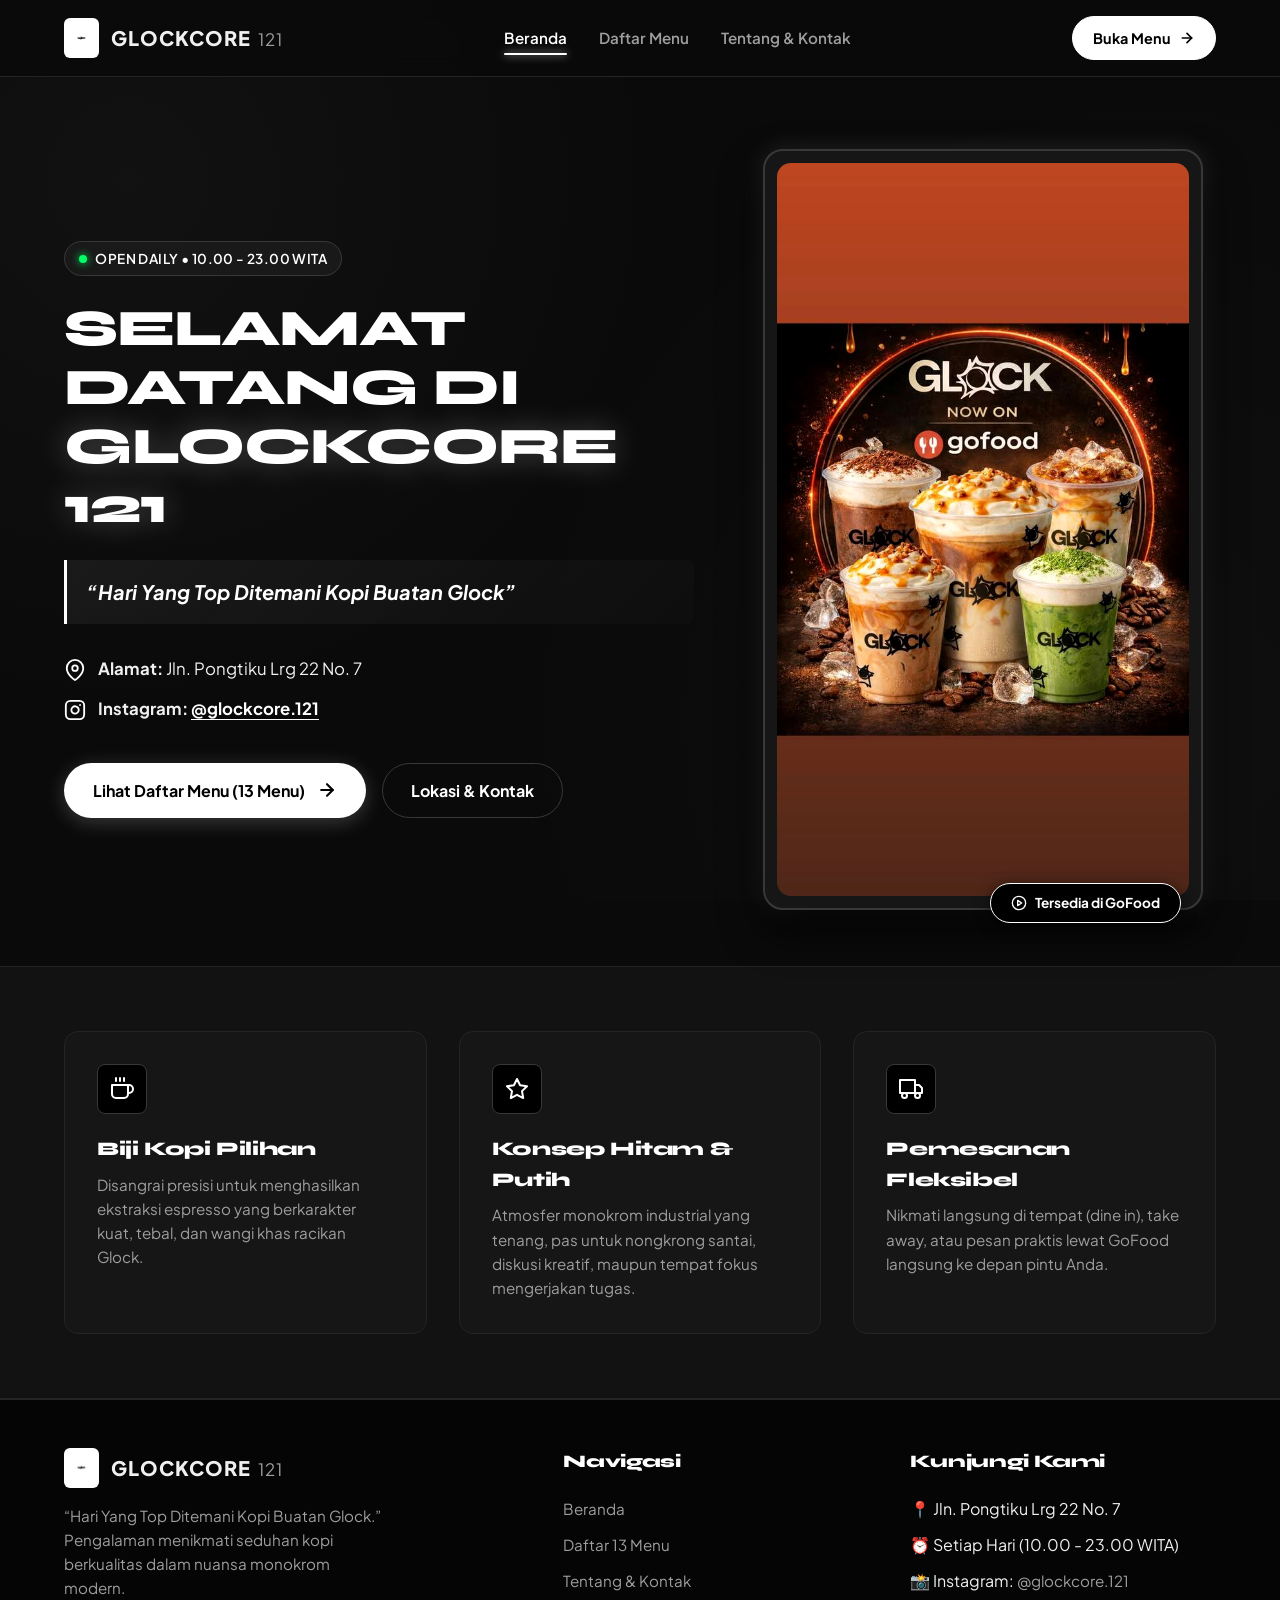
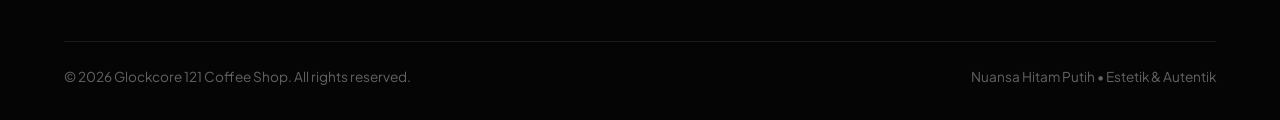
<file: index.html>
<!DOCTYPE html>
<html lang="id">
<head>
  <meta charset="UTF-8">
  <meta name="viewport" content="width=device-width, initial-scale=1.0">
  <meta name="description" content="Glockcore 121 - Coffee Shop bernuansa hitam putih modern di Jln. Pongtiku Lrg 22 No. 7. Hari Yang Top Ditemani Kopi Buatan Glock.">
  <title>Glockcore 121 | Authentic Coffee Experience</title>
  <link rel="icon" type="image/jpeg" href="logo.jpeg">
  <link rel="stylesheet" href="style.css">
</head>
<body>

  <!-- Navigation Bar -->
  <header class="navbar">
    <div class="container nav-container">
      <a href="index.html" class="brand-wrapper">
        <img src="logo.jpeg" alt="Logo Glockcore 121" class="brand-logo">
        <span class="brand-title">GLOCKCORE <span>121</span></span>
      </a>

      <button class="mobile-toggle" aria-label="Toggle navigasi">☰</button>

      <ul class="nav-links">
        <li><a href="index.html" class="nav-link active">Beranda</a></li>
        <li><a href="menu.html" class="nav-link">Daftar Menu</a></li>
        <li><a href="contact.html" class="nav-link">Tentang & Kontak</a></li>
      </ul>

      <a href="menu.html" class="nav-cta">
        <span>Buka Menu</span>
        <svg width="16" height="16" viewBox="0 0 24 24" fill="none" stroke="currentColor" stroke-width="2.5" stroke-linecap="round" stroke-linejoin="round">
          <line x1="5" y1="12" x2="19" y2="12"></line>
          <polyline points="12 5 19 12 12 19"></polyline>
        </svg>
      </a>
    </div>
  </header>

  <!-- Main Hero Section -->
  <main>
    <section class="hero">
      <div class="container hero-grid">
        
        <!-- Sisi Kiri: Sambutan, Slogan, Alamat, Instagram & Tombol ke Halaman 2 -->
        <div class="hero-content">
          <div class="badge-tag">
            <span class="dot"></span>
            <span>OPEN DAILY • 10.00 - 23.00 WITA</span>
          </div>

          <h1 class="hero-title">
            Selamat Datang di <br>
            <span class="highlight">GLOCKCORE 121</span>
          </h1>

          <div class="hero-slogan-box">
            <p class="hero-slogan">“Hari Yang Top Ditemani Kopi Buatan Glock”</p>
          </div>

          <div class="hero-meta">
            <!-- Alamat Glockcore 121 -->
            <div class="meta-item">
              <svg width="22" height="22" viewBox="0 0 24 24" fill="none" stroke="currentColor" stroke-width="2" stroke-linecap="round" stroke-linejoin="round">
                <path d="M21 10c0 7-9 13-9 13s-9-6-9-13a9 9 0 0 1 18 0z"></path>
                <circle cx="12" cy="10" r="3"></circle>
              </svg>
              <span><strong>Alamat:</strong> Jln. Pongtiku Lrg 22 No. 7</span>
            </div>

            <!-- Instagram Glockcore 121 -->
            <div class="meta-item">
              <svg width="22" height="22" viewBox="0 0 24 24" fill="none" stroke="currentColor" stroke-width="2" stroke-linecap="round" stroke-linejoin="round">
                <rect x="2" y="2" width="20" height="20" rx="5" ry="5"></rect>
                <path d="M16 11.37A4 4 0 1 1 12.63 8 4 4 0 0 1 16 11.37z"></path>
                <line x1="17.5" y1="6.5" x2="17.51" y2="6.5"></line>
              </svg>
              <span><strong>Instagram:</strong> <a href="https://www.instagram.com/glockcore.121" target="_blank" rel="noopener noreferrer" class="ig-link">@glockcore.121</a></span>
            </div>
          </div>

          <!-- Tombol Navigasi Langsung ke Halaman Kedua -->
          <div class="hero-actions">
            <a href="menu.html" class="btn btn-primary">
              <span>Lihat Daftar Menu (13 Menu)</span>
              <svg class="btn-icon" viewBox="0 0 24 24" fill="none" stroke="currentColor" stroke-width="2.5" stroke-linecap="round" stroke-linejoin="round">
                <line x1="5" y1="12" x2="19" y2="12"></line>
                <polyline points="12 5 19 12 12 19"></polyline>
              </svg>
            </a>

            <a href="contact.html" class="btn btn-outline">
              <span>Lokasi & Kontak</span>
            </a>
          </div>
        </div>

        <!-- Sisi Kanan: Pamflet Glock Coffee -->
        <div class="pamphlet-wrapper">
          <div class="pamphlet-frame">
            <img src="pamflet.jpeg" alt="Pamflet Glock Coffee Shop - Now on GoFood" class="pamphlet-img">
            <div class="pamphlet-badge">
              <svg width="16" height="16" viewBox="0 0 24 24" fill="none" stroke="currentColor" stroke-width="2" stroke-linecap="round" stroke-linejoin="round">
                <circle cx="12" cy="12" r="10"></circle>
                <polygon points="10 8 16 12 10 16 10 8"></polygon>
              </svg>
              <span>Tersedia di GoFood</span>
            </div>
          </div>
        </div>

      </div>
    </section>

    <!-- Section Keunggulan / Filosofi Singkat -->
    <section class="features-section">
      <div class="container">
        <div class="features-grid">
          
          <div class="feature-card">
            <div class="feature-icon">
              <svg width="24" height="24" viewBox="0 0 24 24" fill="none" stroke="currentColor" stroke-width="2" stroke-linecap="round" stroke-linejoin="round">
                <path d="M18 8h1a4 4 0 0 1 0 8h-1"></path>
                <path d="M2 8h16v9a4 4 0 0 1-4 4H6a4 4 0 0 1-4-4V8z"></path>
                <line x1="6" y1="1" x2="6" y2="4"></line>
                <line x1="10" y1="1" x2="10" y2="4"></line>
                <line x1="14" y1="1" x2="14" y2="4"></line>
              </svg>
            </div>
            <h3 class="feature-title">Biji Kopi Pilihan</h3>
            <p class="feature-desc">Disangrai presisi untuk menghasilkan ekstraksi espresso yang berkarakter kuat, tebal, dan wangi khas racikan Glock.</p>
          </div>

          <div class="feature-card">
            <div class="feature-icon">
              <svg width="24" height="24" viewBox="0 0 24 24" fill="none" stroke="currentColor" stroke-width="2" stroke-linecap="round" stroke-linejoin="round">
                <polygon points="12 2 15.09 8.26 22 9.27 17 14.14 18.18 21.02 12 17.77 5.82 21.02 7 14.14 2 9.27 8.91 8.26 12 2"></polygon>
              </svg>
            </div>
            <h3 class="feature-title">Konsep Hitam & Putih</h3>
            <p class="feature-desc">Atmosfer monokrom industrial yang tenang, pas untuk nongkrong santai, diskusi kreatif, maupun tempat fokus mengerjakan tugas.</p>
          </div>

          <div class="feature-card">
            <div class="feature-icon">
              <svg width="24" height="24" viewBox="0 0 24 24" fill="none" stroke="currentColor" stroke-width="2" stroke-linecap="round" stroke-linejoin="round">
                <rect x="1" y="3" width="15" height="13"></rect>
                <polygon points="16 8 20 8 23 11 23 16 16 16 16 8"></polygon>
                <circle cx="5.5" cy="18.5" r="2.5"></circle>
                <circle cx="18.5" cy="18.5" r="2.5"></circle>
              </svg>
            </div>
            <h3 class="feature-title">Pemesanan Fleksibel</h3>
            <p class="feature-desc">Nikmati langsung di tempat (dine in), take away, atau pesan praktis lewat GoFood langsung ke depan pintu Anda.</p>
          </div>

        </div>
      </div>
    </section>
  </main>

  <!-- Footer -->
  <footer class="footer">
    <div class="container">
      <div class="footer-top">
        <div class="footer-brand">
          <div class="brand-wrapper">
            <img src="logo.jpeg" alt="Logo Glock" class="brand-logo">
            <span class="brand-title">GLOCKCORE <span>121</span></span>
          </div>
          <p>“Hari Yang Top Ditemani Kopi Buatan Glock.” Pengalaman menikmati seduhan kopi berkualitas dalam nuansa monokrom modern.</p>
        </div>

        <div class="footer-col">
          <h4>Navigasi</h4>
          <ul>
            <li><a href="index.html">Beranda</a></li>
            <li><a href="menu.html">Daftar 13 Menu</a></li>
            <li><a href="contact.html">Tentang & Kontak</a></li>
          </ul>
        </div>

        <div class="footer-col">
          <h4>Kunjungi Kami</h4>
          <ul>
            <li>📍 Jln. Pongtiku Lrg 22 No. 7</li>
            <li>⏰ Setiap Hari (10.00 - 23.00 WITA)</li>
            <li>📸 Instagram: <a href="https://www.instagram.com/glockcore.121" target="_blank" rel="noopener noreferrer">@glockcore.121</a></li>
          </ul>
        </div>
      </div>

      <div class="footer-bottom">
        <p>&copy; 2026 Glockcore 121 Coffee Shop. All rights reserved.</p>
        <p>Nuansa Hitam Putih • Estetik & Autentik</p>
      </div>
    </div>
  </footer>

  <!-- jQuery (CDN & Local Fallback) -->
  <script src="https://code.jquery.com/jquery-3.7.1.min.js"></script>
  <script>window.jQuery || document.write('<script src="jquery-3.7.1.min.js"><\/script>')</script>

  <!-- Main Custom Script -->
  <script src="script.js"></script>
</body>
</html>
</file>
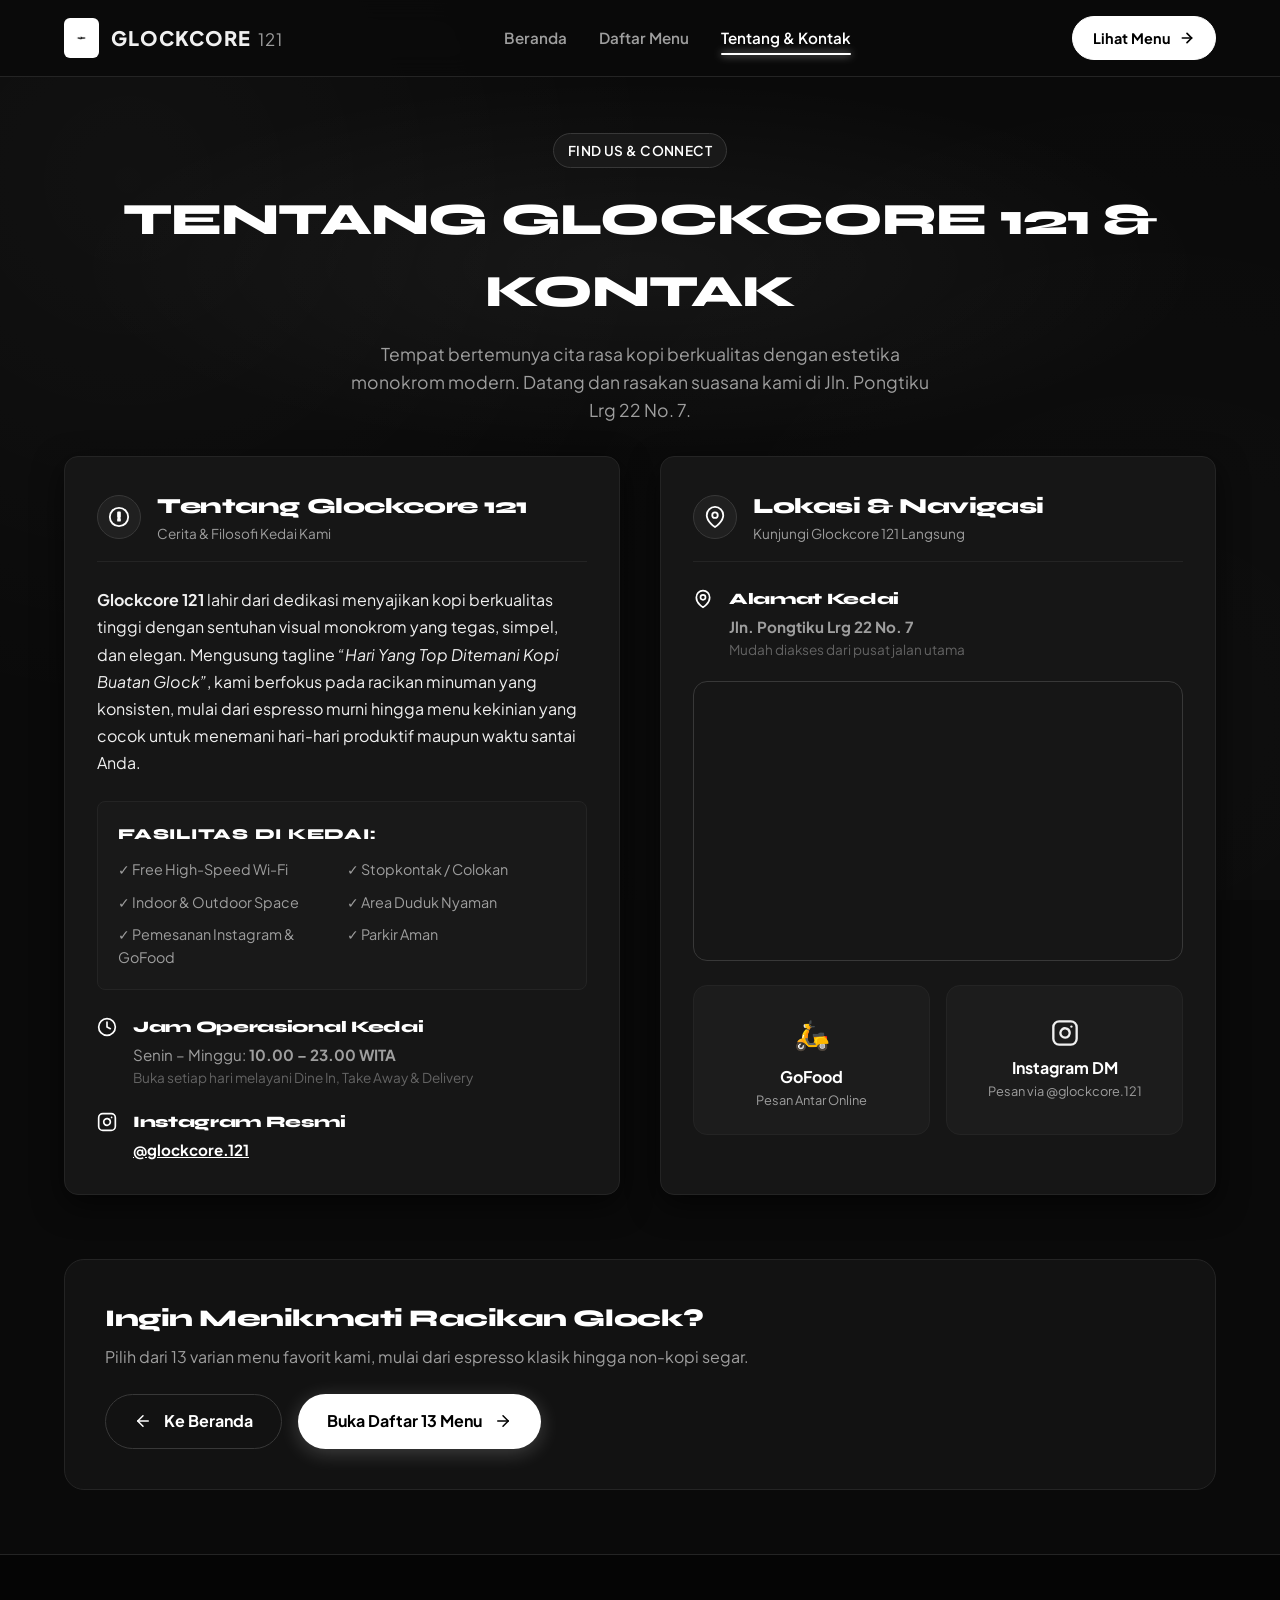
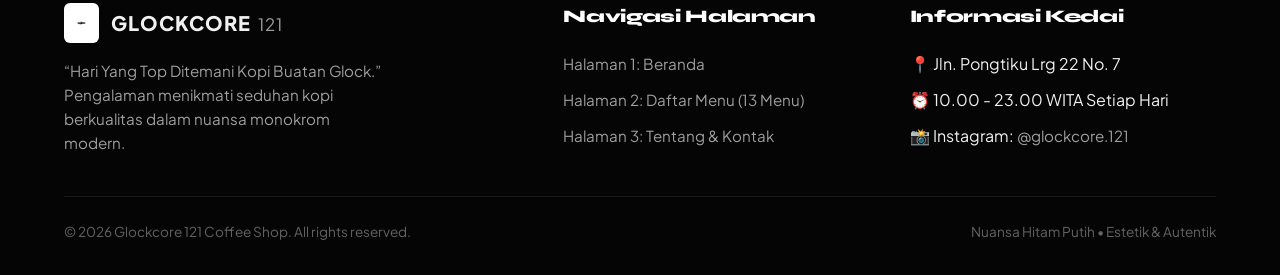
<file: contact.html>
<!DOCTYPE html>
<html lang="id">
<head>
  <meta charset="UTF-8">
  <meta name="viewport" content="width=device-width, initial-scale=1.0">
  <meta name="description" content="Tentang Glockcore 121, Lokasi Jln. Pongtiku Lrg 22 No. 7, Jam Buka, Pemesanan GoFood dan Instagram Resmi glockcore.121.">
  <title>Tentang & Kontak | Glockcore 121</title>
  <link rel="icon" type="image/jpeg" href="logo.jpeg">
  <link rel="stylesheet" href="style.css">
</head>
<body>

  <!-- Navigation Bar -->
  <header class="navbar">
    <div class="container nav-container">
      <a href="index.html" class="brand-wrapper">
        <img src="logo.jpeg" alt="Logo Glockcore 121" class="brand-logo">
        <span class="brand-title">GLOCKCORE <span>121</span></span>
      </a>

      <button class="mobile-toggle" aria-label="Toggle navigasi">☰</button>

      <ul class="nav-links">
        <li><a href="index.html" class="nav-link">Beranda</a></li>
        <li><a href="menu.html" class="nav-link">Daftar Menu</a></li>
        <li><a href="contact.html" class="nav-link active">Tentang & Kontak</a></li>
      </ul>

      <a href="menu.html" class="nav-cta">
        <span>Lihat Menu</span>
        <svg width="16" height="16" viewBox="0 0 24 24" fill="none" stroke="currentColor" stroke-width="2.5" stroke-linecap="round" stroke-linejoin="round">
          <line x1="5" y1="12" x2="19" y2="12"></line>
          <polyline points="12 5 19 12 12 19"></polyline>
        </svg>
      </a>
    </div>
  </header>

  <main class="container">
    <!-- Header Halaman Kontak -->
    <section class="page-header">
      <div class="badge-tag" style="margin: 0 auto 1rem;">
        <span>FIND US & CONNECT</span>
      </div>
      <h1 class="page-header-title">Tentang Glockcore 121 & Kontak</h1>
      <p class="page-header-subtitle">
        Tempat bertemunya cita rasa kopi berkualitas dengan estetika monokrom modern. Datang dan rasakan suasana kami di Jln. Pongtiku Lrg 22 No. 7.
      </p>
    </section>

    <!-- Grid Kontak & Lokasi -->
    <section class="contact-grid">
      
      <!-- Kolom Kiri: Cerita Kedai & Jam Operasional -->
      <div class="info-card">
        <div class="info-header">
          <div class="info-header-icon">
            <svg width="22" height="22" viewBox="0 0 24 24" fill="none" stroke="currentColor" stroke-width="2" stroke-linecap="round" stroke-linejoin="round">
              <path d="M12 2a10 10 0 1 0 10 10A10 10 0 0 0 12 2zm1 14h-2v-2h2zm0-4h-2V7h2z"></path>
            </svg>
          </div>
          <div>
            <h2 class="info-title">Tentang Glockcore 121</h2>
            <p style="color: var(--text-muted); font-size: 0.85rem;">Cerita & Filosofi Kedai Kami</p>
          </div>
        </div>

        <p style="color: var(--text-high); line-height: 1.7; margin-bottom: 1.5rem;">
          <strong>Glockcore 121</strong> lahir dari dedikasi menyajikan kopi berkualitas tinggi dengan sentuhan visual monokrom yang tegas, simpel, dan elegan. Mengusung tagline <em>“Hari Yang Top Ditemani Kopi Buatan Glock”</em>, kami berfokus pada racikan minuman yang konsisten, mulai dari espresso murni hingga menu kekinian yang cocok untuk menemani hari-hari produktif maupun waktu santai Anda.
        </p>

        <!-- Fasilitas -->
        <div style="background: #191919; border: 1px solid var(--border-subtle); border-radius: var(--radius-sm); padding: 1.25rem; margin-bottom: 1.5rem;">
          <h4 style="margin-bottom: 0.75rem; color: var(--white); font-size: 0.95rem; text-transform: uppercase; letter-spacing: 0.05em;">Fasilitas di Kedai:</h4>
          <ul style="list-style: none; display: grid; grid-template-columns: 1fr 1fr; gap: 0.6rem; font-size: 0.9rem; color: var(--text-muted);">
            <li>✓ Free High-Speed Wi-Fi</li>
            <li>✓ Stopkontak / Colokan</li>
            <li>✓ Indoor & Outdoor Space</li>
            <li>✓ Area Duduk Nyaman</li>
            <li>✓ Pemesanan Instagram & GoFood</li>
            <li>✓ Parkir Aman</li>
          </ul>
        </div>

        <!-- Jam Buka -->
        <div class="detail-row">
          <div class="detail-icon">
            <svg width="20" height="20" viewBox="0 0 24 24" fill="none" stroke="currentColor" stroke-width="2" stroke-linecap="round" stroke-linejoin="round">
              <circle cx="12" cy="12" r="10"></circle>
              <polyline points="12 6 12 12 16 14"></polyline>
            </svg>
          </div>
          <div class="detail-text">
            <h4>Jam Operasional Kedai</h4>
            <p>Senin – Minggu: <strong>10.00 – 23.00 WITA</strong></p>
            <p style="font-size: 0.85rem; color: var(--text-subtle);">Buka setiap hari melayani Dine In, Take Away & Delivery</p>
          </div>
        </div>

        <!-- Instagram -->
        <div class="detail-row" style="margin-bottom: 0;">
          <div class="detail-icon">
            <svg width="20" height="20" viewBox="0 0 24 24" fill="none" stroke="currentColor" stroke-width="2" stroke-linecap="round" stroke-linejoin="round">
              <rect x="2" y="2" width="20" height="20" rx="5" ry="5"></rect>
              <path d="M16 11.37A4 4 0 1 1 12.63 8 4 4 0 0 1 16 11.37z"></path>
              <line x1="17.5" y1="6.5" x2="17.51" y2="6.5"></line>
            </svg>
          </div>
          <div class="detail-text">
            <h4>Instagram Resmi</h4>
            <p><a href="https://www.instagram.com/glockcore.121" target="_blank" rel="noopener noreferrer" style="color: var(--white); font-weight: 700; text-decoration: underline;">@glockcore.121</a></p>
          </div>
        </div>

      </div>

      <!-- Kolom Kanan: Peta Lokasi & Pilihan Order -->
      <div class="info-card">
        <div class="info-header">
          <div class="info-header-icon">
            <svg width="22" height="22" viewBox="0 0 24 24" fill="none" stroke="currentColor" stroke-width="2" stroke-linecap="round" stroke-linejoin="round">
              <path d="M21 10c0 7-9 13-9 13s-9-6-9-13a9 9 0 0 1 18 0z"></path>
              <circle cx="12" cy="10" r="3"></circle>
            </svg>
          </div>
          <div>
            <h2 class="info-title">Lokasi & Navigasi</h2>
            <p style="color: var(--text-muted); font-size: 0.85rem;">Kunjungi Glockcore 121 Langsung</p>
          </div>
        </div>

        <div class="detail-row">
          <div class="detail-icon">
            <svg width="20" height="20" viewBox="0 0 24 24" fill="none" stroke="currentColor" stroke-width="2" stroke-linecap="round" stroke-linejoin="round">
              <path d="M12 22s-8-4.5-8-11.8A8 8 0 0 1 12 2a8 8 0 0 1 8 8.2c0 7.3-8 11.8-8 11.8z"></path>
              <circle cx="12" cy="10" r="3"></circle>
            </svg>
          </div>
          <div class="detail-text">
            <h4>Alamat Kedai</h4>
            <p><strong>Jln. Pongtiku Lrg 22 No. 7</strong></p>
            <p style="font-size: 0.85rem; color: var(--text-subtle);">Mudah diakses dari pusat jalan utama</p>
          </div>
        </div>

        <!-- Google Maps Embed -->
        <div class="maps-container">
          <iframe 
            src="https://www.google.com/maps?q=Jln.+Pongtiku+Lrg+22+No.+7&output=embed" 
            allowfullscreen="" 
            loading="lazy" 
            referrerpolicy="no-referrer-when-downgrade"
            title="Peta Lokasi Glockcore 121">
          </iframe>
        </div>

        <!-- Kanal Pemesanan Langsung -->
        <div class="order-channel-box">
          <a href="https://gofood.link" target="_blank" rel="noopener noreferrer" class="channel-btn">
            <div class="channel-icon">🛵</div>
            <div class="channel-title">GoFood</div>
            <div class="channel-sub">Pesan Antar Online</div>
          </a>

          <a href="https://www.instagram.com/glockcore.121" target="_blank" rel="noopener noreferrer" class="channel-btn">
            <div class="channel-icon">
              <svg width="28" height="28" viewBox="0 0 24 24" fill="none" stroke="currentColor" stroke-width="2" stroke-linecap="round" stroke-linejoin="round">
                <rect x="2" y="2" width="20" height="20" rx="5" ry="5"></rect>
                <path d="M16 11.37A4 4 0 1 1 12.63 8 4 4 0 0 1 16 11.37z"></path>
                <line x1="17.5" y1="6.5" x2="17.51" y2="6.5"></line>
              </svg>
            </div>
            <div class="channel-title">Instagram DM</div>
            <div class="channel-sub">Pesan via @glockcore.121</div>
          </a>
        </div>

      </div>

    </section>

    <!-- Navigasi Bawah -->
    <section class="page-nav-banner">
      <div class="page-nav-text">
        <h3>Ingin Menikmati Racikan Glock?</h3>
        <p>Pilih dari 13 varian menu favorit kami, mulai dari espresso klasik hingga non-kopi segar.</p>
      </div>
      <div class="page-nav-buttons">
        <a href="index.html" class="btn btn-outline">
          <svg width="18" height="18" viewBox="0 0 24 24" fill="none" stroke="currentColor" stroke-width="2" stroke-linecap="round" stroke-linejoin="round">
            <line x1="19" y1="12" x2="5" y2="12"></line>
            <polyline points="12 19 5 12 12 5"></polyline>
          </svg>
          <span>Ke Beranda</span>
        </a>
        <a href="menu.html" class="btn btn-primary">
          <span>Buka Daftar 13 Menu</span>
          <svg width="18" height="18" viewBox="0 0 24 24" fill="none" stroke="currentColor" stroke-width="2" stroke-linecap="round" stroke-linejoin="round">
            <line x1="5" y1="12" x2="19" y2="12"></line>
            <polyline points="12 5 19 12 12 19"></polyline>
          </svg>
        </a>
      </div>
    </section>
  </main>

  <!-- Footer -->
  <footer class="footer">
    <div class="container">
      <div class="footer-top">
        <div class="footer-brand">
          <div class="brand-wrapper">
            <img src="logo.jpeg" alt="Logo Glock" class="brand-logo">
            <span class="brand-title">GLOCKCORE <span>121</span></span>
          </div>
          <p>“Hari Yang Top Ditemani Kopi Buatan Glock.” Pengalaman menikmati seduhan kopi berkualitas dalam nuansa monokrom modern.</p>
        </div>

        <div class="footer-col">
          <h4>Navigasi Halaman</h4>
          <ul>
            <li><a href="index.html">Halaman 1: Beranda</a></li>
            <li><a href="menu.html">Halaman 2: Daftar Menu (13 Menu)</a></li>
            <li><a href="contact.html">Halaman 3: Tentang & Kontak</a></li>
          </ul>
        </div>

        <div class="footer-col">
          <h4>Informasi Kedai</h4>
          <ul>
            <li>📍 Jln. Pongtiku Lrg 22 No. 7</li>
            <li>⏰ 10.00 - 23.00 WITA Setiap Hari</li>
            <li>📸 Instagram: <a href="https://www.instagram.com/glockcore.121" target="_blank" rel="noopener noreferrer">@glockcore.121</a></li>
          </ul>
        </div>
      </div>

      <div class="footer-bottom">
        <p>&copy; 2026 Glockcore 121 Coffee Shop. All rights reserved.</p>
        <p>Nuansa Hitam Putih • Estetik & Autentik</p>
      </div>
    </div>
  </footer>

  <!-- jQuery (CDN & Local Fallback) -->
  <script src="https://code.jquery.com/jquery-3.7.1.min.js"></script>
  <script>window.jQuery || document.write('<script src="jquery-3.7.1.min.js"><\/script>')</script>

  <!-- Main Custom Script -->
  <script src="script.js"></script>
</body>
</html>
</file>
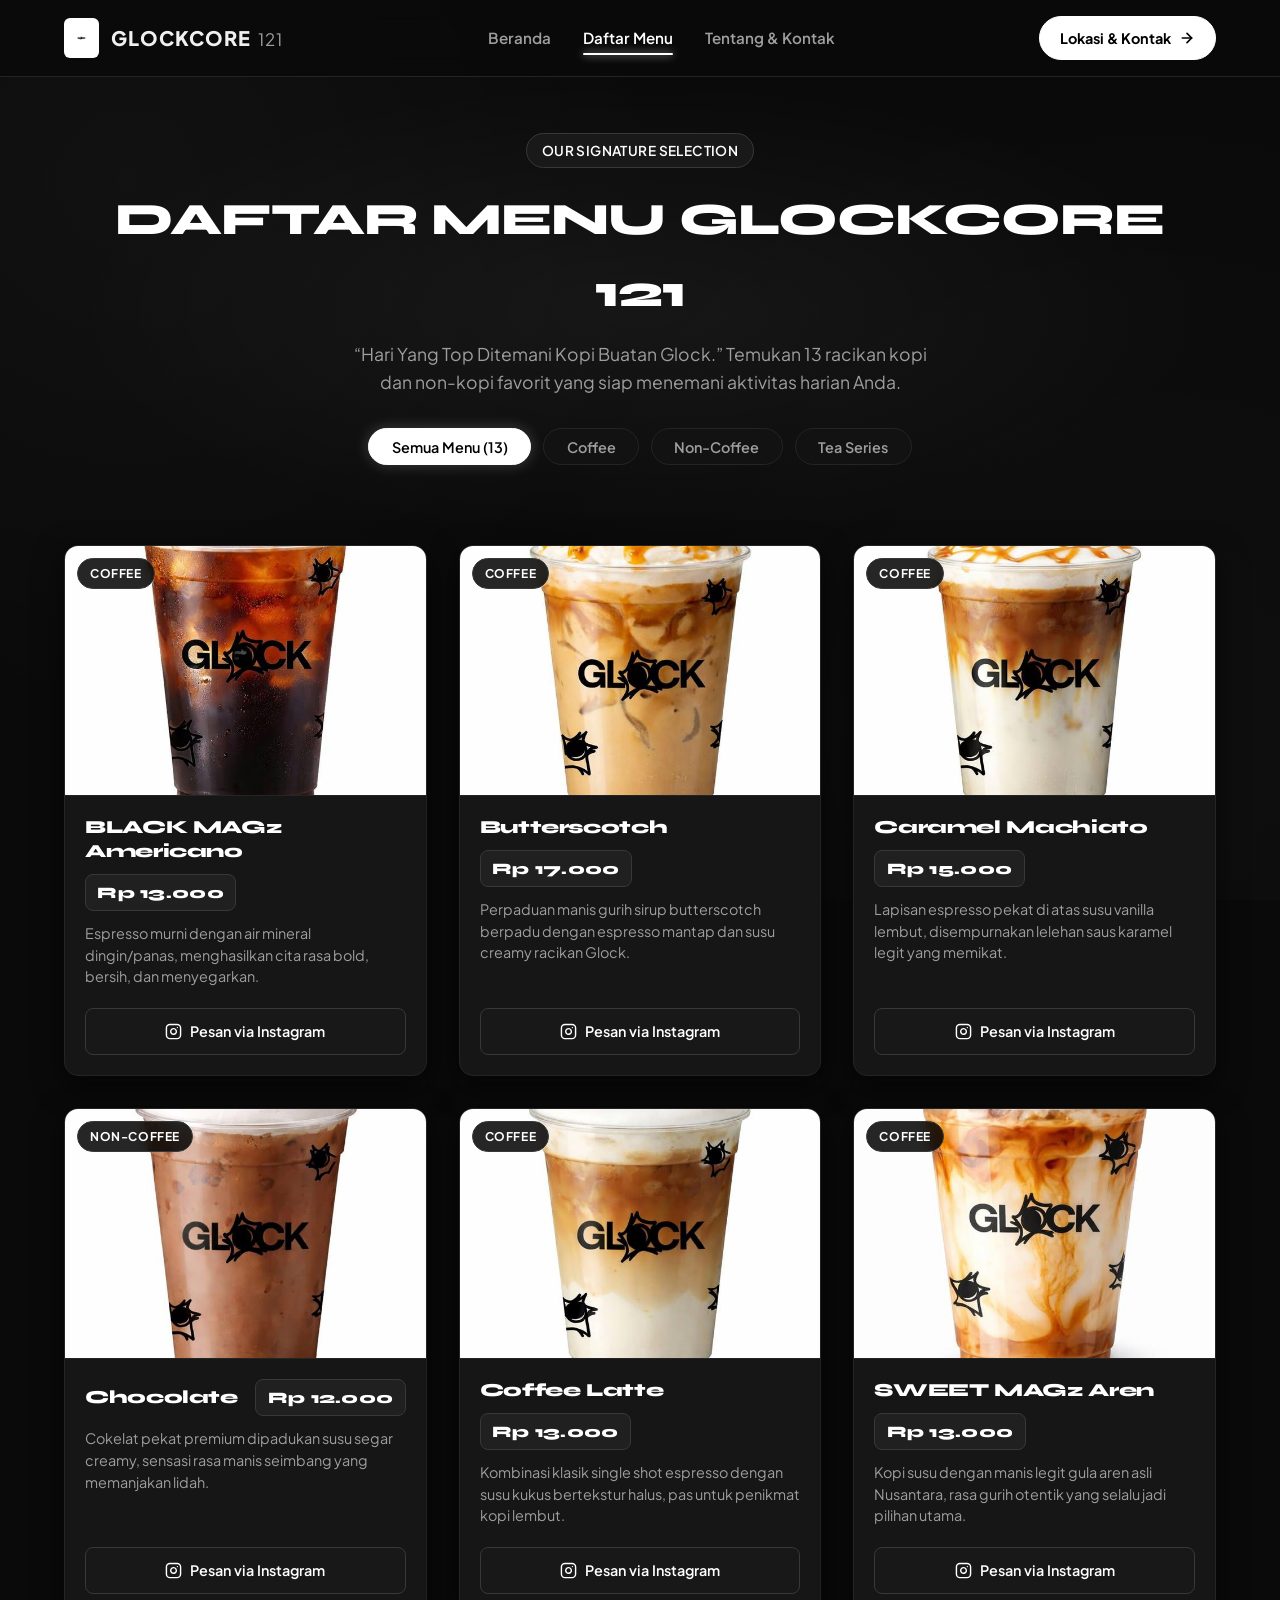
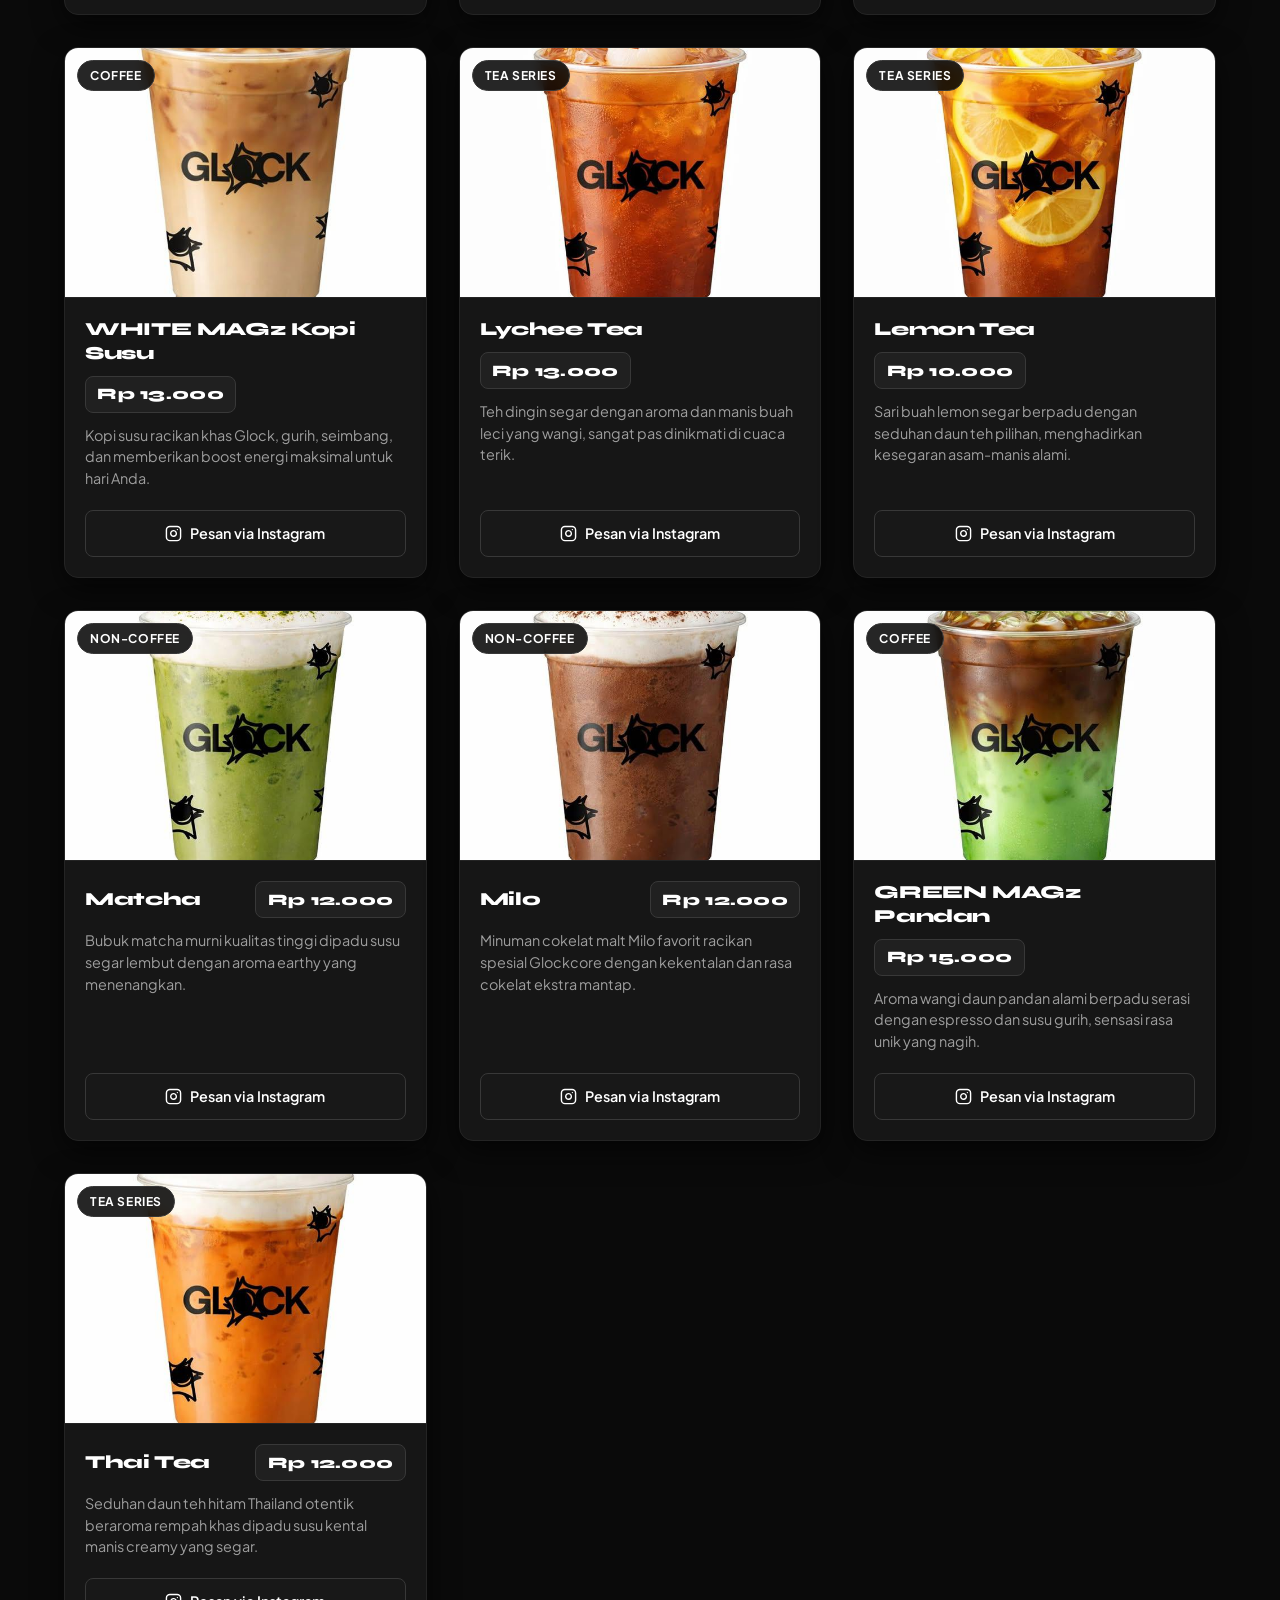
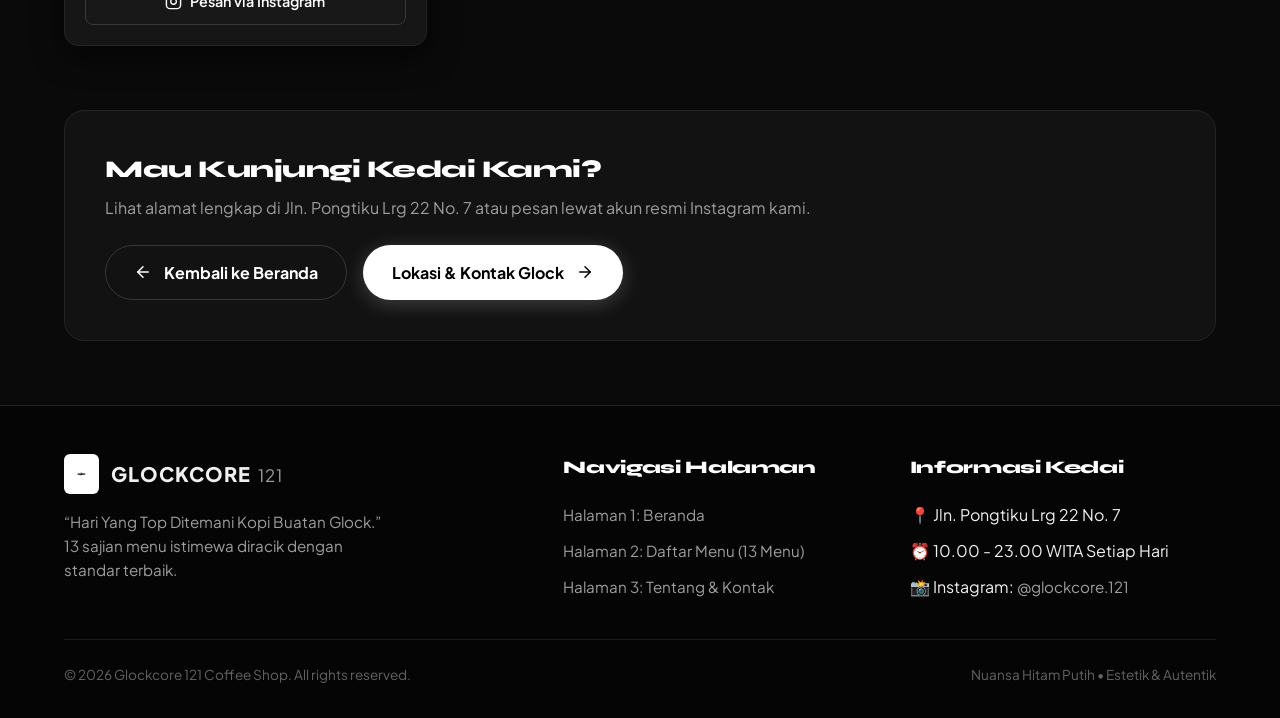
<file: menu.html>
<!DOCTYPE html>
<html lang="id">
<head>
  <meta charset="UTF-8">
  <meta name="viewport" content="width=device-width, initial-scale=1.0">
  <meta name="description" content="Daftar 13 Menu Pilihan Glockcore 121 - Kopi susu, espresso, artisan tea, dan minuman non-coffee terbaik dalam nuansa monokrom modern.">
  <title>Daftar Menu | Glockcore 121</title>
  <link rel="icon" type="image/jpeg" href="logo.jpeg">
  <link rel="stylesheet" href="style.css">
</head>
<body>

  <!-- Navigation Bar -->
  <header class="navbar">
    <div class="container nav-container">
      <a href="index.html" class="brand-wrapper">
        <img src="logo.jpeg" alt="Logo Glockcore 121" class="brand-logo">
        <span class="brand-title">GLOCKCORE <span>121</span></span>
      </a>

      <button class="mobile-toggle" aria-label="Toggle navigasi">☰</button>

      <ul class="nav-links">
        <li><a href="index.html" class="nav-link">Beranda</a></li>
        <li><a href="menu.html" class="nav-link active">Daftar Menu</a></li>
        <li><a href="contact.html" class="nav-link">Tentang & Kontak</a></li>
      </ul>

      <a href="contact.html" class="nav-cta">
        <span>Lokasi & Kontak</span>
        <svg width="16" height="16" viewBox="0 0 24 24" fill="none" stroke="currentColor" stroke-width="2.5" stroke-linecap="round" stroke-linejoin="round">
          <line x1="5" y1="12" x2="19" y2="12"></line>
          <polyline points="12 5 19 12 12 19"></polyline>
        </svg>
      </a>
    </div>
  </header>

  <main class="container">
    <!-- Header Bagian Menu -->
    <section class="page-header">
      <div class="badge-tag" style="margin: 0 auto 1rem;">
        <span>OUR SIGNATURE SELECTION</span>
      </div>
      <h1 class="page-header-title">Daftar Menu Glockcore 121</h1>
      <p class="page-header-subtitle">
        “Hari Yang Top Ditemani Kopi Buatan Glock.” Temukan 13 racikan kopi dan non-kopi favorit yang siap menemani aktivitas harian Anda.
      </p>

      <!-- Tombol Filter Kategori Interaktif -->
      <div class="filter-wrapper">
        <button class="filter-btn active" data-filter="all">Semua Menu (13)</button>
        <button class="filter-btn" data-filter="coffee">Coffee</button>
        <button class="filter-btn" data-filter="non-coffee">Non-Coffee</button>
        <button class="filter-btn" data-filter="tea">Tea Series</button>
      </div>
    </section>

    <!-- Grid 13 Bingkai Menu -->
    <section class="menu-grid" id="menuGrid">

      <!-- 1. Americano -->
      <article class="menu-frame" data-category="coffee">
        <div class="menu-img-wrap">
          <img src="americano.jpeg" alt="Americano Glockcore 121" class="menu-img" loading="lazy">
          <span class="menu-category-tag">Coffee</span>
        </div>
        <div class="menu-body">
          <div class="menu-head">
            <h3 class="menu-name">BLACK MAGz Americano</h3>
            <span class="menu-price">Rp 13.000</span>
          </div>
          <p class="menu-caption">Espresso murni dengan air mineral dingin/panas, menghasilkan cita rasa bold, bersih, dan menyegarkan.</p>
          <div class="menu-footer">
            <a href="https://www.instagram.com/glockcore.121" target="_blank" rel="noopener noreferrer" class="btn-order-item">
              <svg width="17" height="17" viewBox="0 0 24 24" fill="none" stroke="currentColor" stroke-width="2" stroke-linecap="round" stroke-linejoin="round">
                <rect x="2" y="2" width="20" height="20" rx="5" ry="5"></rect>
                <path d="M16 11.37A4 4 0 1 1 12.63 8 4 4 0 0 1 16 11.37z"></path>
                <line x1="17.5" y1="6.5" x2="17.51" y2="6.5"></line>
              </svg>
              <span>Pesan via Instagram</span>
            </a>
          </div>
        </div>
      </article>

      <!-- 2. Butterscotch -->
      <article class="menu-frame" data-category="coffee">
        <div class="menu-img-wrap">
          <img src="butterscooth.jpeg" alt="Butterscotch Glockcore 121" class="menu-img" loading="lazy">
          <span class="menu-category-tag">Coffee</span>
        </div>
        <div class="menu-body">
          <div class="menu-head">
            <h3 class="menu-name">Butterscotch</h3>
            <span class="menu-price">Rp 17.000</span>
          </div>
          <p class="menu-caption">Perpaduan manis gurih sirup butterscotch berpadu dengan espresso mantap dan susu creamy racikan Glock.</p>
          <div class="menu-footer">
            <a href="https://www.instagram.com/glockcore.121" target="_blank" rel="noopener noreferrer" class="btn-order-item">
              <svg width="17" height="17" viewBox="0 0 24 24" fill="none" stroke="currentColor" stroke-width="2" stroke-linecap="round" stroke-linejoin="round">
                <rect x="2" y="2" width="20" height="20" rx="5" ry="5"></rect>
                <path d="M16 11.37A4 4 0 1 1 12.63 8 4 4 0 0 1 16 11.37z"></path>
                <line x1="17.5" y1="6.5" x2="17.51" y2="6.5"></line>
              </svg>
              <span>Pesan via Instagram</span>
            </a>
          </div>
        </div>
      </article>

      <!-- 3. Caramel Macchiato -->
      <article class="menu-frame" data-category="coffee">
        <div class="menu-img-wrap">
          <img src="caramel mathiato.jpeg" alt="Caramel Macchiato Glockcore 121" class="menu-img" loading="lazy">
          <span class="menu-category-tag">Coffee</span>
        </div>
        <div class="menu-body">
          <div class="menu-head">
            <h3 class="menu-name">Caramel Machiato</h3>
            <span class="menu-price">Rp 15.000</span>
          </div>
          <p class="menu-caption">Lapisan espresso pekat di atas susu vanilla lembut, disempurnakan lelehan saus karamel legit yang memikat.</p>
          <div class="menu-footer">
            <a href="https://www.instagram.com/glockcore.121" target="_blank" rel="noopener noreferrer" class="btn-order-item">
              <svg width="17" height="17" viewBox="0 0 24 24" fill="none" stroke="currentColor" stroke-width="2" stroke-linecap="round" stroke-linejoin="round">
                <rect x="2" y="2" width="20" height="20" rx="5" ry="5"></rect>
                <path d="M16 11.37A4 4 0 1 1 12.63 8 4 4 0 0 1 16 11.37z"></path>
                <line x1="17.5" y1="6.5" x2="17.51" y2="6.5"></line>
              </svg>
              <span>Pesan via Instagram</span>
            </a>
          </div>
        </div>
      </article>

      <!-- 4. Chocolate -->
      <article class="menu-frame" data-category="non-coffee">
        <div class="menu-img-wrap">
          <img src="chocolate.jpeg" alt="Chocolate Glockcore 121" class="menu-img" loading="lazy">
          <span class="menu-category-tag">Non-Coffee</span>
        </div>
        <div class="menu-body">
          <div class="menu-head">
            <h3 class="menu-name">Chocolate</h3>
            <span class="menu-price">Rp 12.000</span>
          </div>
          <p class="menu-caption">Cokelat pekat premium dipadukan susu segar creamy, sensasi rasa manis seimbang yang memanjakan lidah.</p>
          <div class="menu-footer">
            <a href="https://www.instagram.com/glockcore.121" target="_blank" rel="noopener noreferrer" class="btn-order-item">
              <svg width="17" height="17" viewBox="0 0 24 24" fill="none" stroke="currentColor" stroke-width="2" stroke-linecap="round" stroke-linejoin="round">
                <rect x="2" y="2" width="20" height="20" rx="5" ry="5"></rect>
                <path d="M16 11.37A4 4 0 1 1 12.63 8 4 4 0 0 1 16 11.37z"></path>
                <line x1="17.5" y1="6.5" x2="17.51" y2="6.5"></line>
              </svg>
              <span>Pesan via Instagram</span>
            </a>
          </div>
        </div>
      </article>

      <!-- 5. Coffee Latte -->
      <article class="menu-frame" data-category="coffee">
        <div class="menu-img-wrap">
          <img src="coffe latte.jpeg" alt="Coffee Latte Glockcore 121" class="menu-img" loading="lazy">
          <span class="menu-category-tag">Coffee</span>
        </div>
        <div class="menu-body">
          <div class="menu-head">
            <h3 class="menu-name">Coffee Latte</h3>
            <span class="menu-price">Rp 13.000</span>
          </div>
          <p class="menu-caption">Kombinasi klasik single shot espresso dengan susu kukus bertekstur halus, pas untuk penikmat kopi lembut.</p>
          <div class="menu-footer">
            <a href="https://www.instagram.com/glockcore.121" target="_blank" rel="noopener noreferrer" class="btn-order-item">
              <svg width="17" height="17" viewBox="0 0 24 24" fill="none" stroke="currentColor" stroke-width="2" stroke-linecap="round" stroke-linejoin="round">
                <rect x="2" y="2" width="20" height="20" rx="5" ry="5"></rect>
                <path d="M16 11.37A4 4 0 1 1 12.63 8 4 4 0 0 1 16 11.37z"></path>
                <line x1="17.5" y1="6.5" x2="17.51" y2="6.5"></line>
              </svg>
              <span>Pesan via Instagram</span>
            </a>
          </div>
        </div>
      </article>

      <!-- 6. Kopi Aren -->
      <article class="menu-frame" data-category="coffee">
        <div class="menu-img-wrap">
          <img src="kopi aren.jpeg" alt="Kopi Aren Glockcore 121" class="menu-img" loading="lazy">
          <span class="menu-category-tag">Coffee</span>
        </div>
        <div class="menu-body">
          <div class="menu-head">
            <h3 class="menu-name">SWEET MAGz Aren</h3>
            <span class="menu-price">Rp 13.000</span>
          </div>
          <p class="menu-caption">Kopi susu dengan manis legit gula aren asli Nusantara, rasa gurih otentik yang selalu jadi pilihan utama.</p>
          <div class="menu-footer">
            <a href="https://www.instagram.com/glockcore.121" target="_blank" rel="noopener noreferrer" class="btn-order-item">
              <svg width="17" height="17" viewBox="0 0 24 24" fill="none" stroke="currentColor" stroke-width="2" stroke-linecap="round" stroke-linejoin="round">
                <rect x="2" y="2" width="20" height="20" rx="5" ry="5"></rect>
                <path d="M16 11.37A4 4 0 1 1 12.63 8 4 4 0 0 1 16 11.37z"></path>
                <line x1="17.5" y1="6.5" x2="17.51" y2="6.5"></line>
              </svg>
              <span>Pesan via Instagram</span>
            </a>
          </div>
        </div>
      </article>

      <!-- 7. Kopi Susu -->
      <article class="menu-frame" data-category="coffee">
        <div class="menu-img-wrap">
          <img src="kopi susu.jpeg" alt="Kopi Susu Glockcore 121" class="menu-img" loading="lazy">
          <span class="menu-category-tag">Coffee</span>
        </div>
        <div class="menu-body">
          <div class="menu-head">
            <h3 class="menu-name">WHITE MAGz Kopi Susu</h3>
            <span class="menu-price">Rp 13.000</span>
          </div>
          <p class="menu-caption">Kopi susu racikan khas Glock, gurih, seimbang, dan memberikan boost energi maksimal untuk hari Anda.</p>
          <div class="menu-footer">
            <a href="https://www.instagram.com/glockcore.121" target="_blank" rel="noopener noreferrer" class="btn-order-item">
              <svg width="17" height="17" viewBox="0 0 24 24" fill="none" stroke="currentColor" stroke-width="2" stroke-linecap="round" stroke-linejoin="round">
                <rect x="2" y="2" width="20" height="20" rx="5" ry="5"></rect>
                <path d="M16 11.37A4 4 0 1 1 12.63 8 4 4 0 0 1 16 11.37z"></path>
                <line x1="17.5" y1="6.5" x2="17.51" y2="6.5"></line>
              </svg>
              <span>Pesan via Instagram</span>
            </a>
          </div>
        </div>
      </article>

      <!-- 8. Lychee Tea -->
      <article class="menu-frame" data-category="tea">
        <div class="menu-img-wrap">
          <img src="lecitea.jpeg" alt="Lychee Tea Glockcore 121" class="menu-img" loading="lazy">
          <span class="menu-category-tag">Tea Series</span>
        </div>
        <div class="menu-body">
          <div class="menu-head">
            <h3 class="menu-name">Lychee Tea</h3>
            <span class="menu-price">Rp 13.000</span>
          </div>
          <p class="menu-caption">Teh dingin segar dengan aroma dan manis buah leci yang wangi, sangat pas dinikmati di cuaca terik.</p>
          <div class="menu-footer">
            <a href="https://www.instagram.com/glockcore.121" target="_blank" rel="noopener noreferrer" class="btn-order-item">
              <svg width="17" height="17" viewBox="0 0 24 24" fill="none" stroke="currentColor" stroke-width="2" stroke-linecap="round" stroke-linejoin="round">
                <rect x="2" y="2" width="20" height="20" rx="5" ry="5"></rect>
                <path d="M16 11.37A4 4 0 1 1 12.63 8 4 4 0 0 1 16 11.37z"></path>
                <line x1="17.5" y1="6.5" x2="17.51" y2="6.5"></line>
              </svg>
              <span>Pesan via Instagram</span>
            </a>
          </div>
        </div>
      </article>

      <!-- 9. Lemon Tea -->
      <article class="menu-frame" data-category="tea">
        <div class="menu-img-wrap">
          <img src="lemontea.jpeg" alt="Lemon Tea Glockcore 121" class="menu-img" loading="lazy">
          <span class="menu-category-tag">Tea Series</span>
        </div>
        <div class="menu-body">
          <div class="menu-head">
            <h3 class="menu-name">Lemon Tea</h3>
            <span class="menu-price">Rp 10.000</span>
          </div>
          <p class="menu-caption">Sari buah lemon segar berpadu dengan seduhan daun teh pilihan, menghadirkan kesegaran asam-manis alami.</p>
          <div class="menu-footer">
            <a href="https://www.instagram.com/glockcore.121" target="_blank" rel="noopener noreferrer" class="btn-order-item">
              <svg width="17" height="17" viewBox="0 0 24 24" fill="none" stroke="currentColor" stroke-width="2" stroke-linecap="round" stroke-linejoin="round">
                <rect x="2" y="2" width="20" height="20" rx="5" ry="5"></rect>
                <path d="M16 11.37A4 4 0 1 1 12.63 8 4 4 0 0 1 16 11.37z"></path>
                <line x1="17.5" y1="6.5" x2="17.51" y2="6.5"></line>
              </svg>
              <span>Pesan via Instagram</span>
            </a>
          </div>
        </div>
      </article>

      <!-- 10. Matcha -->
      <article class="menu-frame" data-category="non-coffee">
        <div class="menu-img-wrap">
          <img src="matcha.jpeg" alt="Matcha Latte Glockcore 121" class="menu-img" loading="lazy">
          <span class="menu-category-tag">Non-Coffee</span>
        </div>
        <div class="menu-body">
          <div class="menu-head">
            <h3 class="menu-name">Matcha</h3>
            <span class="menu-price">Rp 12.000</span>
          </div>
          <p class="menu-caption">Bubuk matcha murni kualitas tinggi dipadu susu segar lembut dengan aroma earthy yang menenangkan.</p>
          <div class="menu-footer">
            <a href="https://www.instagram.com/glockcore.121" target="_blank" rel="noopener noreferrer" class="btn-order-item">
              <svg width="17" height="17" viewBox="0 0 24 24" fill="none" stroke="currentColor" stroke-width="2" stroke-linecap="round" stroke-linejoin="round">
                <rect x="2" y="2" width="20" height="20" rx="5" ry="5"></rect>
                <path d="M16 11.37A4 4 0 1 1 12.63 8 4 4 0 0 1 16 11.37z"></path>
                <line x1="17.5" y1="6.5" x2="17.51" y2="6.5"></line>
              </svg>
              <span>Pesan via Instagram</span>
            </a>
          </div>
        </div>
      </article>

      <!-- 11. Milo -->
      <article class="menu-frame" data-category="non-coffee">
        <div class="menu-img-wrap">
          <img src="milo.jpeg" alt="Milo Glock Glockcore 121" class="menu-img" loading="lazy">
          <span class="menu-category-tag">Non-Coffee</span>
        </div>
        <div class="menu-body">
          <div class="menu-head">
            <h3 class="menu-name">Milo</h3>
            <span class="menu-price">Rp 12.000</span>
          </div>
          <p class="menu-caption">Minuman cokelat malt Milo favorit racikan spesial Glockcore dengan kekentalan dan rasa cokelat ekstra mantap.</p>
          <div class="menu-footer">
            <a href="https://www.instagram.com/glockcore.121" target="_blank" rel="noopener noreferrer" class="btn-order-item">
              <svg width="17" height="17" viewBox="0 0 24 24" fill="none" stroke="currentColor" stroke-width="2" stroke-linecap="round" stroke-linejoin="round">
                <rect x="2" y="2" width="20" height="20" rx="5" ry="5"></rect>
                <path d="M16 11.37A4 4 0 1 1 12.63 8 4 4 0 0 1 16 11.37z"></path>
                <line x1="17.5" y1="6.5" x2="17.51" y2="6.5"></line>
              </svg>
              <span>Pesan via Instagram</span>
            </a>
          </div>
        </div>
      </article>

      <!-- 12. Pandan -->
      <article class="menu-frame" data-category="coffee">
        <div class="menu-img-wrap">
          <img src="pandan.jpeg" alt="Kopi Pandan Glockcore 121" class="menu-img" loading="lazy">
          <span class="menu-category-tag">Coffee</span>
        </div>
        <div class="menu-body">
          <div class="menu-head">
            <h3 class="menu-name">GREEN MAGz Pandan</h3>
            <span class="menu-price">Rp 15.000</span>
          </div>
          <p class="menu-caption">Aroma wangi daun pandan alami berpadu serasi dengan espresso dan susu gurih, sensasi rasa unik yang nagih.</p>
          <div class="menu-footer">
            <a href="https://www.instagram.com/glockcore.121" target="_blank" rel="noopener noreferrer" class="btn-order-item">
              <svg width="17" height="17" viewBox="0 0 24 24" fill="none" stroke="currentColor" stroke-width="2" stroke-linecap="round" stroke-linejoin="round">
                <rect x="2" y="2" width="20" height="20" rx="5" ry="5"></rect>
                <path d="M16 11.37A4 4 0 1 1 12.63 8 4 4 0 0 1 16 11.37z"></path>
                <line x1="17.5" y1="6.5" x2="17.51" y2="6.5"></line>
              </svg>
              <span>Pesan via Instagram</span>
            </a>
          </div>
        </div>
      </article>

      <!-- 13. Thai Tea -->
      <article class="menu-frame" data-category="tea">
        <div class="menu-img-wrap">
          <img src="thaitea.jpeg" alt="Thai Tea Glockcore 121" class="menu-img" loading="lazy">
          <span class="menu-category-tag">Tea Series</span>
        </div>
        <div class="menu-body">
          <div class="menu-head">
            <h3 class="menu-name">Thai Tea</h3>
            <span class="menu-price">Rp 12.000</span>
          </div>
          <p class="menu-caption">Seduhan daun teh hitam Thailand otentik beraroma rempah khas dipadu susu kental manis creamy yang segar.</p>
          <div class="menu-footer">
            <a href="https://www.instagram.com/glockcore.121" target="_blank" rel="noopener noreferrer" class="btn-order-item">
              <svg width="17" height="17" viewBox="0 0 24 24" fill="none" stroke="currentColor" stroke-width="2" stroke-linecap="round" stroke-linejoin="round">
                <rect x="2" y="2" width="20" height="20" rx="5" ry="5"></rect>
                <path d="M16 11.37A4 4 0 1 1 12.63 8 4 4 0 0 1 16 11.37z"></path>
                <line x1="17.5" y1="6.5" x2="17.51" y2="6.5"></line>
              </svg>
              <span>Pesan via Instagram</span>
            </a>
          </div>
        </div>
      </article>

    </section>

    <!-- Navigasi Antar Halaman Banner -->
    <section class="page-nav-banner">
      <div class="page-nav-text">
        <h3>Mau Kunjungi Kedai Kami?</h3>
        <p>Lihat alamat lengkap di Jln. Pongtiku Lrg 22 No. 7 atau pesan lewat akun resmi Instagram kami.</p>
      </div>
      <div class="page-nav-buttons">
        <a href="index.html" class="btn btn-outline">
          <svg width="18" height="18" viewBox="0 0 24 24" fill="none" stroke="currentColor" stroke-width="2" stroke-linecap="round" stroke-linejoin="round">
            <line x1="19" y1="12" x2="5" y2="12"></line>
            <polyline points="12 19 5 12 12 5"></polyline>
          </svg>
          <span>Kembali ke Beranda</span>
        </a>
        <a href="contact.html" class="btn btn-primary">
          <span>Lokasi & Kontak Glock</span>
          <svg width="18" height="18" viewBox="0 0 24 24" fill="none" stroke="currentColor" stroke-width="2" stroke-linecap="round" stroke-linejoin="round">
            <line x1="5" y1="12" x2="19" y2="12"></line>
            <polyline points="12 5 19 12 12 19"></polyline>
          </svg>
        </a>
      </div>
    </section>
  </main>

  <!-- Footer -->
  <footer class="footer">
    <div class="container">
      <div class="footer-top">
        <div class="footer-brand">
          <div class="brand-wrapper">
            <img src="logo.jpeg" alt="Logo Glock" class="brand-logo">
            <span class="brand-title">GLOCKCORE <span>121</span></span>
          </div>
          <p>“Hari Yang Top Ditemani Kopi Buatan Glock.” 13 sajian menu istimewa diracik dengan standar terbaik.</p>
        </div>

        <div class="footer-col">
          <h4>Navigasi Halaman</h4>
          <ul>
            <li><a href="index.html">Halaman 1: Beranda</a></li>
            <li><a href="menu.html">Halaman 2: Daftar Menu (13 Menu)</a></li>
            <li><a href="contact.html">Halaman 3: Tentang & Kontak</a></li>
          </ul>
        </div>

        <div class="footer-col">
          <h4>Informasi Kedai</h4>
          <ul>
            <li>📍 Jln. Pongtiku Lrg 22 No. 7</li>
            <li>⏰ 10.00 - 23.00 WITA Setiap Hari</li>
            <li>📸 Instagram: <a href="https://www.instagram.com/glockcore.121" target="_blank" rel="noopener noreferrer">@glockcore.121</a></li>
          </ul>
        </div>
      </div>

      <div class="footer-bottom">
        <p>&copy; 2026 Glockcore 121 Coffee Shop. All rights reserved.</p>
        <p>Nuansa Hitam Putih • Estetik & Autentik</p>
      </div>
    </div>
  </footer>

  <!-- jQuery (CDN & Local Fallback) -->
  <script src="https://code.jquery.com/jquery-3.7.1.min.js"></script>
  <script>window.jQuery || document.write('<script src="jquery-3.7.1.min.js"><\/script>')</script>

  <!-- Main Custom Script -->
  <script src="script.js"></script>
</body>
</html>
</file>
<file: style.css>
/* =========================================================
   GLOCKCORE 121 - COFFEE SHOP
   Theme: Modern Black & White / Minimalist Streetwear Cafe
   ========================================================= */

@import url('https://fonts.googleapis.com/css2?family=Plus+Jakarta+Sans:wght@300;400;500;600;700;800&family=Syne:wght@700;800&display=swap');

:root {
  --bg-main: #0a0a0a;
  --bg-surface: #121212;
  --bg-card: #161616;
  --bg-card-hover: #1c1c1c;
  --border-subtle: #242424;
  --border-strong: #383838;
  --border-light: #ffffff;
  
  --text-pure: #ffffff;
  --text-high: #f0f0f0;
  --text-muted: #9e9e9e;
  --text-subtle: #636363;
  
  --white: #ffffff;
  --black: #000000;
  
  --font-display: 'Syne', sans-serif;
  --font-body: 'Plus Jakarta Sans', sans-serif;
  
  --radius-sm: 8px;
  --radius-md: 14px;
  --radius-lg: 20px;
  --radius-full: 9999px;
  
  --shadow-card: 0 10px 30px rgba(0, 0, 0, 0.6);
  --shadow-glow: 0 0 25px rgba(255, 255, 255, 0.12);
  --transition: all 0.3s cubic-bezier(0.16, 1, 0.3, 1);
}

/* Base Reset */
*, *::before, *::after {
  margin: 0;
  padding: 0;
  box-sizing: border-box;
}

html {
  scroll-behavior: smooth;
  font-size: 16px;
}

body {
  font-family: var(--font-body);
  background-color: var(--bg-main);
  color: var(--text-high);
  line-height: 1.6;
  overflow-x: hidden;
  background-image: 
    radial-gradient(circle at 10% 20%, rgba(255, 255, 255, 0.03) 0%, transparent 40%),
    radial-gradient(circle at 90% 80%, rgba(255, 255, 255, 0.02) 0%, transparent 50%);
  background-attachment: fixed;
  min-height: 100vh;
  display: flex;
  flex-direction: column;
}

/* Typography */
h1, h2, h3, h4, .brand-text {
  font-family: var(--font-display);
  font-weight: 800;
  letter-spacing: -0.02em;
  color: var(--text-pure);
}

a {
  color: inherit;
  text-decoration: none;
  transition: var(--transition);
}

img {
  max-width: 100%;
  height: auto;
  display: block;
}

/* Custom Scrollbar */
::-webkit-scrollbar {
  width: 8px;
}
::-webkit-scrollbar-track {
  background: var(--bg-main);
}
::-webkit-scrollbar-thumb {
  background: #333333;
  border-radius: 4px;
}
::-webkit-scrollbar-thumb:hover {
  background: #555555;
}

/* Layout Utilities */
.container {
  width: 100%;
  max-width: 1200px;
  margin: 0 auto;
  padding: 0 1.5rem;
}

/* Navigation Bar */
.navbar {
  position: sticky;
  top: 0;
  z-index: 1000;
  background: rgba(10, 10, 10, 0.92);
  backdrop-filter: blur(12px);
  -webkit-backdrop-filter: blur(12px);
  border-bottom: 1px solid var(--border-subtle);
  padding: 1rem 0;
  transition: var(--transition);
}

.navbar .nav-container {
  display: flex;
  align-items: center;
  justify-content: space-between;
}

.brand-wrapper {
  display: flex;
  align-items: center;
  gap: 0.75rem;
}

.brand-logo {
  height: 40px;
  width: auto;
  object-fit: contain;
  border-radius: 6px;
  background: #ffffff;
  padding: 3px 8px;
}

.brand-title {
  font-size: 1.25rem;
  font-weight: 800;
  letter-spacing: 0.05em;
  text-transform: uppercase;
}

.brand-title span {
  color: var(--text-muted);
  font-weight: 400;
  font-size: 0.85em;
  margin-left: 2px;
}

.nav-links {
  display: flex;
  align-items: center;
  gap: 2rem;
  list-style: none;
}

.nav-link {
  font-size: 0.95rem;
  font-weight: 600;
  color: var(--text-muted);
  position: relative;
  padding: 0.5rem 0;
}

.nav-link:hover,
.nav-link.active {
  color: var(--text-pure);
}

.nav-link.active::after,
.nav-link:hover::after {
  content: '';
  position: absolute;
  bottom: 0;
  left: 0;
  width: 100%;
  height: 2px;
  background: var(--white);
  border-radius: 2px;
  box-shadow: 0 0 8px rgba(255, 255, 255, 0.8);
}

.nav-cta {
  display: inline-flex;
  align-items: center;
  gap: 0.5rem;
  padding: 0.6rem 1.25rem;
  background: var(--white);
  color: var(--black);
  border-radius: var(--radius-full);
  font-weight: 700;
  font-size: 0.9rem;
  border: 1px solid var(--white);
  transition: var(--transition);
}

.nav-cta:hover {
  background: transparent;
  color: var(--white);
  box-shadow: var(--shadow-glow);
}

/* Mobile Toggle */
.mobile-toggle {
  display: none;
  background: transparent;
  border: 1px solid var(--border-strong);
  color: var(--white);
  font-size: 1.4rem;
  cursor: pointer;
  padding: 0.4rem 0.75rem;
  border-radius: var(--radius-sm);
  transition: var(--transition);
}

.mobile-toggle:hover {
  border-color: var(--white);
}

/* Buttons */
.btn {
  display: inline-flex;
  align-items: center;
  justify-content: center;
  gap: 0.75rem;
  font-family: var(--font-body);
  font-weight: 700;
  font-size: 1rem;
  padding: 0.85rem 1.75rem;
  border-radius: var(--radius-full);
  cursor: pointer;
  transition: var(--transition);
  border: 1px solid transparent;
  text-decoration: none;
}

.btn-primary {
  background: var(--white);
  color: var(--black);
  box-shadow: 0 4px 20px rgba(255, 255, 255, 0.2);
}

.btn-primary:hover {
  background: #eaeaea;
  transform: translateY(-2px);
  box-shadow: 0 6px 25px rgba(255, 255, 255, 0.35);
}

.btn-outline {
  background: transparent;
  color: var(--white);
  border: 1px solid var(--border-strong);
}

.btn-outline:hover {
  border-color: var(--white);
  background: rgba(255, 255, 255, 0.06);
  transform: translateY(-2px);
}

.btn-icon {
  width: 20px;
  height: 20px;
  transition: transform 0.2s ease;
}

.btn:hover .btn-icon {
  transform: translateX(4px);
}

/* Hero Section (Page 1) */
.hero {
  padding: 4.5rem 0 3.5rem;
  position: relative;
}

.hero-grid {
  display: grid;
  grid-template-columns: 1.15fr 0.85fr;
  gap: 3.5rem;
  align-items: center;
}

.hero-content {
  display: flex;
  flex-direction: column;
  gap: 1.5rem;
}

.badge-tag {
  display: inline-flex;
  align-items: center;
  gap: 0.5rem;
  background: #191919;
  border: 1px solid var(--border-strong);
  color: var(--white);
  padding: 0.35rem 0.9rem;
  border-radius: var(--radius-full);
  font-size: 0.85rem;
  font-weight: 600;
  width: fit-content;
  letter-spacing: 0.03em;
}

.badge-tag .dot {
  width: 8px;
  height: 8px;
  background: #00ff66;
  border-radius: 50%;
  box-shadow: 0 0 8px #00ff66;
  display: inline-block;
}

.hero-title {
  font-size: clamp(2.3rem, 4vw, 3.4rem);
  line-height: 1.15;
  text-transform: uppercase;
}

.hero-title .highlight {
  color: var(--white);
  display: block;
  text-shadow: 0 0 30px rgba(255, 255, 255, 0.25);
}

.hero-slogan-box {
  background: linear-gradient(135deg, rgba(255,255,255,0.06) 0%, rgba(255,255,255,0.01) 100%);
  border-left: 3px solid var(--white);
  padding: 1rem 1.25rem;
  border-radius: 0 var(--radius-sm) var(--radius-sm) 0;
}

.hero-slogan {
  font-size: 1.25rem;
  font-weight: 700;
  color: var(--white);
  font-style: italic;
}

.hero-meta {
  display: flex;
  flex-direction: column;
  gap: 0.85rem;
  padding: 0.5rem 0;
}

.meta-item {
  display: flex;
  align-items: flex-start;
  gap: 0.75rem;
  color: var(--text-high);
  font-size: 1.05rem;
}

.meta-item svg {
  flex-shrink: 0;
  margin-top: 3px;
  color: var(--white);
}

.meta-item a.ig-link {
  color: var(--white);
  font-weight: 700;
  text-decoration: underline;
  text-underline-offset: 4px;
}

.meta-item a.ig-link:hover {
  color: #c9c9c9;
}

.hero-actions {
  display: flex;
  flex-wrap: wrap;
  gap: 1rem;
  margin-top: 0.5rem;
}

/* Pamphlet Card (Right Side) */
.pamphlet-wrapper {
  position: relative;
  display: flex;
  justify-content: center;
}

.pamphlet-frame {
  position: relative;
  background: var(--bg-card);
  border: 2px solid var(--border-strong);
  border-radius: var(--radius-lg);
  padding: 0.75rem;
  box-shadow: 0 20px 40px rgba(0, 0, 0, 0.8), var(--shadow-glow);
  transition: var(--transition);
  max-width: 440px;
  width: 100%;
}

.pamphlet-frame:hover {
  border-color: var(--white);
  transform: translateY(-5px);
}

.pamphlet-img {
  width: 100%;
  height: auto;
  border-radius: calc(var(--radius-lg) - 6px);
  object-fit: cover;
  filter: contrast(1.05);
}

.pamphlet-badge {
  position: absolute;
  bottom: -15px;
  right: 20px;
  background: var(--black);
  border: 1px solid var(--white);
  color: var(--white);
  padding: 0.5rem 1.25rem;
  border-radius: var(--radius-full);
  font-size: 0.85rem;
  font-weight: 700;
  display: flex;
  align-items: center;
  gap: 0.5rem;
  box-shadow: 0 4px 15px rgba(0,0,0,0.7);
}

/* Features Highlight Section */
.features-section {
  padding: 4rem 0;
  border-top: 1px solid var(--border-subtle);
  border-bottom: 1px solid var(--border-subtle);
  background: var(--bg-surface);
}

.features-grid {
  display: grid;
  grid-template-columns: repeat(3, 1fr);
  gap: 2rem;
}

.feature-card {
  background: var(--bg-card);
  border: 1px solid var(--border-subtle);
  border-radius: var(--radius-md);
  padding: 2rem;
  transition: var(--transition);
}

.feature-card:hover {
  border-color: var(--border-strong);
  transform: translateY(-4px);
  box-shadow: var(--shadow-card);
}

.feature-icon {
  width: 50px;
  height: 50px;
  background: var(--black);
  border: 1px solid var(--border-strong);
  border-radius: var(--radius-sm);
  display: flex;
  align-items: center;
  justify-content: center;
  margin-bottom: 1.25rem;
  color: var(--white);
}

.feature-title {
  font-size: 1.2rem;
  margin-bottom: 0.5rem;
}

.feature-desc {
  color: var(--text-muted);
  font-size: 0.95rem;
}

/* =========================================================
   PAGE 2: MENU PAGE STYLES
   ========================================================= */

.page-header {
  padding: 3.5rem 0 2rem;
  text-align: center;
  background: radial-gradient(ellipse at center, rgba(255,255,255,0.05) 0%, transparent 70%);
}

.page-header-title {
  font-size: clamp(2rem, 3.5vw, 3rem);
  text-transform: uppercase;
  margin-bottom: 0.75rem;
}

.page-header-subtitle {
  color: var(--text-muted);
  font-size: 1.1rem;
  max-width: 600px;
  margin: 0 auto;
}

/* Filter Buttons */
.filter-wrapper {
  display: flex;
  justify-content: center;
  flex-wrap: wrap;
  gap: 0.75rem;
  margin: 2rem 0 3rem;
}

.filter-btn {
  background: var(--bg-surface);
  border: 1px solid var(--border-subtle);
  color: var(--text-muted);
  font-family: var(--font-body);
  font-weight: 600;
  font-size: 0.9rem;
  padding: 0.55rem 1.4rem;
  border-radius: var(--radius-full);
  cursor: pointer;
  transition: var(--transition);
}

.filter-btn:hover,
.filter-btn.active {
  background: var(--white);
  color: var(--black);
  border-color: var(--white);
  box-shadow: 0 0 15px rgba(255, 255, 255, 0.2);
}

/* Menu Grid */
.menu-grid {
  display: grid;
  grid-template-columns: repeat(auto-fill, minmax(280px, 1fr));
  gap: 2rem;
  margin-bottom: 4rem;
}

/* Individual Menu Frame (Bingkai) */
.menu-frame {
  background: var(--bg-card);
  border: 1px solid var(--border-subtle);
  border-radius: var(--radius-md);
  overflow: hidden;
  display: flex;
  flex-direction: column;
  box-shadow: var(--shadow-card);
  transition: var(--transition);
  position: relative;
}

.menu-frame:hover {
  border-color: var(--white);
  transform: translateY(-6px);
  box-shadow: 0 15px 35px rgba(0, 0, 0, 0.7), 0 0 20px rgba(255, 255, 255, 0.08);
}

.menu-img-wrap {
  width: 100%;
  height: 250px;
  overflow: hidden;
  background: #0f0f0f;
  position: relative;
  border-bottom: 1px solid var(--border-subtle);
}

.menu-img {
  width: 100%;
  height: 100%;
  object-fit: cover;
  transition: transform 0.5s ease;
}

.menu-frame:hover .menu-img {
  transform: scale(1.08);
}

.menu-category-tag {
  position: absolute;
  top: 12px;
  left: 12px;
  background: rgba(0, 0, 0, 0.85);
  backdrop-filter: blur(6px);
  border: 1px solid var(--border-strong);
  color: var(--text-pure);
  font-size: 0.75rem;
  font-weight: 700;
  text-transform: uppercase;
  letter-spacing: 0.05em;
  padding: 0.3rem 0.75rem;
  border-radius: var(--radius-full);
}

.menu-body {
  padding: 1.25rem;
  display: flex;
  flex-direction: column;
  flex-grow: 1;
}

.menu-head {
  display: flex;
  align-items: center;
  justify-content: space-between;
  gap: 0.6rem;
  margin-bottom: 0.75rem;
  flex-wrap: wrap; /* Mencegah harga terpotong jika nama menu panjang */
}

.menu-name {
  font-size: 1.15rem;
  line-height: 1.3;
  color: var(--white);
  flex: 1 1 auto;
  min-width: 0;
  word-break: break-word;
}

.menu-price {
  font-family: var(--font-display);
  font-size: 1rem;
  font-weight: 800;
  color: var(--white);
  background: #202020;
  padding: 0.3rem 0.7rem;
  border-radius: var(--radius-sm);
  border: 1px solid var(--border-strong);
  white-space: nowrap;
  flex-shrink: 0;
  letter-spacing: 0.02em;
}

.menu-caption {
  color: var(--text-muted);
  font-size: 0.9rem;
  line-height: 1.5;
  margin-bottom: 1.25rem;
  flex-grow: 1;
}

.menu-footer {
  margin-top: auto;
}

/* Order Item Button (Instagram) */
.btn-order-item {
  width: 100%;
  padding: 0.7rem 1rem;
  background: #181818;
  color: var(--white);
  border: 1px solid var(--border-strong);
  border-radius: var(--radius-sm);
  font-weight: 600;
  font-size: 0.9rem;
  display: flex;
  align-items: center;
  justify-content: center;
  gap: 0.5rem;
  cursor: pointer;
  transition: var(--transition);
  text-decoration: none;
  box-sizing: border-box;
}

.btn-order-item svg {
  flex-shrink: 0;
  color: var(--white);
  transition: transform 0.2s ease;
}

.btn-order-item:hover {
  background: var(--white);
  color: var(--black);
  border-color: var(--white);
}

.btn-order-item:hover svg {
  color: var(--black);
  transform: scale(1.1);
}

/* Page Navigation Banner */
.page-nav-banner {
  background: var(--bg-surface);
  border: 1px solid var(--border-subtle);
  border-radius: var(--radius-lg);
  padding: 2.5rem;
  margin-bottom: 4rem;
  display: flex;
  align-items: center;
  justify-content: space-between;
  flex-wrap: wrap;
  gap: 1.5rem;
}

.page-nav-text h3 {
  font-size: 1.5rem;
  margin-bottom: 0.35rem;
}

.page-nav-text p {
  color: var(--text-muted);
}

.page-nav-buttons {
  display: flex;
  gap: 1rem;
  flex-wrap: wrap;
}

/* =========================================================
   PAGE 3: CONTACT & LOCATION STYLES
   ========================================================= */

.contact-grid {
  display: grid;
  grid-template-columns: 1fr 1fr;
  gap: 2.5rem;
  margin-bottom: 4rem;
}

.info-card {
  background: var(--bg-card);
  border: 1px solid var(--border-subtle);
  border-radius: var(--radius-md);
  padding: 2rem;
  box-shadow: var(--shadow-card);
}

.info-header {
  display: flex;
  align-items: center;
  gap: 1rem;
  margin-bottom: 1.5rem;
  padding-bottom: 1rem;
  border-bottom: 1px solid var(--border-subtle);
}

.info-header-icon {
  width: 44px;
  height: 44px;
  border-radius: 50%;
  background: #202020;
  border: 1px solid var(--border-strong);
  display: flex;
  align-items: center;
  justify-content: center;
  color: var(--white);
}

.info-title {
  font-size: 1.35rem;
}

.detail-row {
  display: flex;
  align-items: flex-start;
  gap: 1rem;
  margin-bottom: 1.25rem;
}

.detail-icon {
  color: var(--white);
  margin-top: 3px;
  flex-shrink: 0;
}

.detail-text h4 {
  font-size: 1rem;
  margin-bottom: 0.2rem;
}

.detail-text p {
  color: var(--text-muted);
  font-size: 0.95rem;
}

/* Maps Frame */
.maps-container {
  border-radius: var(--radius-md);
  overflow: hidden;
  border: 1px solid var(--border-strong);
  margin-top: 1.25rem;
  height: 280px;
}

.maps-container iframe {
  width: 100%;
  height: 100%;
  border: none;
  filter: grayscale(1) invert(0.92) contrast(1.2);
}

/* Order Channels Box */
.order-channel-box {
  display: grid;
  grid-template-columns: 1fr 1fr;
  gap: 1rem;
  margin-top: 1.5rem;
}

.channel-btn {
  display: flex;
  flex-direction: column;
  align-items: center;
  justify-content: center;
  text-align: center;
  padding: 1.5rem 1rem;
  background: #1c1c1c;
  border: 1px solid var(--border-subtle);
  border-radius: var(--radius-md);
  transition: var(--transition);
  text-decoration: none;
}

.channel-btn:hover {
  border-color: var(--white);
  background: #252525;
  transform: translateY(-3px);
}

.channel-icon {
  font-size: 1.8rem;
  margin-bottom: 0.5rem;
  display: flex;
  align-items: center;
  justify-content: center;
}

.channel-title {
  font-weight: 700;
  font-size: 1rem;
  color: var(--white);
}

.channel-sub {
  font-size: 0.8rem;
  color: var(--text-muted);
}

/* Footer */
.footer {
  margin-top: auto;
  background: #050505;
  border-top: 1px solid var(--border-subtle);
  padding: 3rem 0 2rem;
}

.footer-top {
  display: grid;
  grid-template-columns: 1.5fr 1fr 1fr;
  gap: 2.5rem;
  margin-bottom: 2.5rem;
}

.footer-brand p {
  color: var(--text-muted);
  font-size: 0.95rem;
  margin-top: 1rem;
  max-width: 320px;
}

.footer-col h4 {
  font-size: 1.1rem;
  margin-bottom: 1.25rem;
  color: var(--white);
}

.footer-col ul {
  list-style: none;
  display: flex;
  flex-direction: column;
  gap: 0.65rem;
}

.footer-col ul a {
  color: var(--text-muted);
  font-size: 0.95rem;
}

.footer-col ul a:hover {
  color: var(--white);
}

.footer-bottom {
  padding-top: 1.5rem;
  border-top: 1px solid #1a1a1a;
  display: flex;
  align-items: center;
  justify-content: space-between;
  flex-wrap: wrap;
  gap: 1rem;
  color: var(--text-subtle);
  font-size: 0.85rem;
}

/* Responsive Media Queries */
@media (max-width: 992px) {
  .hero-grid {
    grid-template-columns: 1fr;
    gap: 3rem;
  }
  
  .pamphlet-wrapper {
    order: 2;
  }
  
  .contact-grid {
    grid-template-columns: 1fr;
  }
  
  .features-grid {
    grid-template-columns: 1fr;
  }
  
  .footer-top {
    grid-template-columns: 1fr;
  }
}

@media (max-width: 768px) {
  .mobile-toggle {
    display: block;
  }
  
  .nav-links {
    position: absolute;
    top: 100%;
    left: 0;
    width: 100%;
    background: #0d0d0d;
    border-bottom: 1px solid var(--border-strong);
    flex-direction: column;
    padding: 1.5rem;
    gap: 1rem;
    display: none;
  }
  
  .nav-links.open {
    display: flex;
  }
  
  .nav-cta {
    display: none;
  }
  
  .order-channel-box {
    grid-template-columns: 1fr;
  }
  
  .page-nav-banner {
    flex-direction: column;
    align-items: flex-start;
  }
}
</file>
